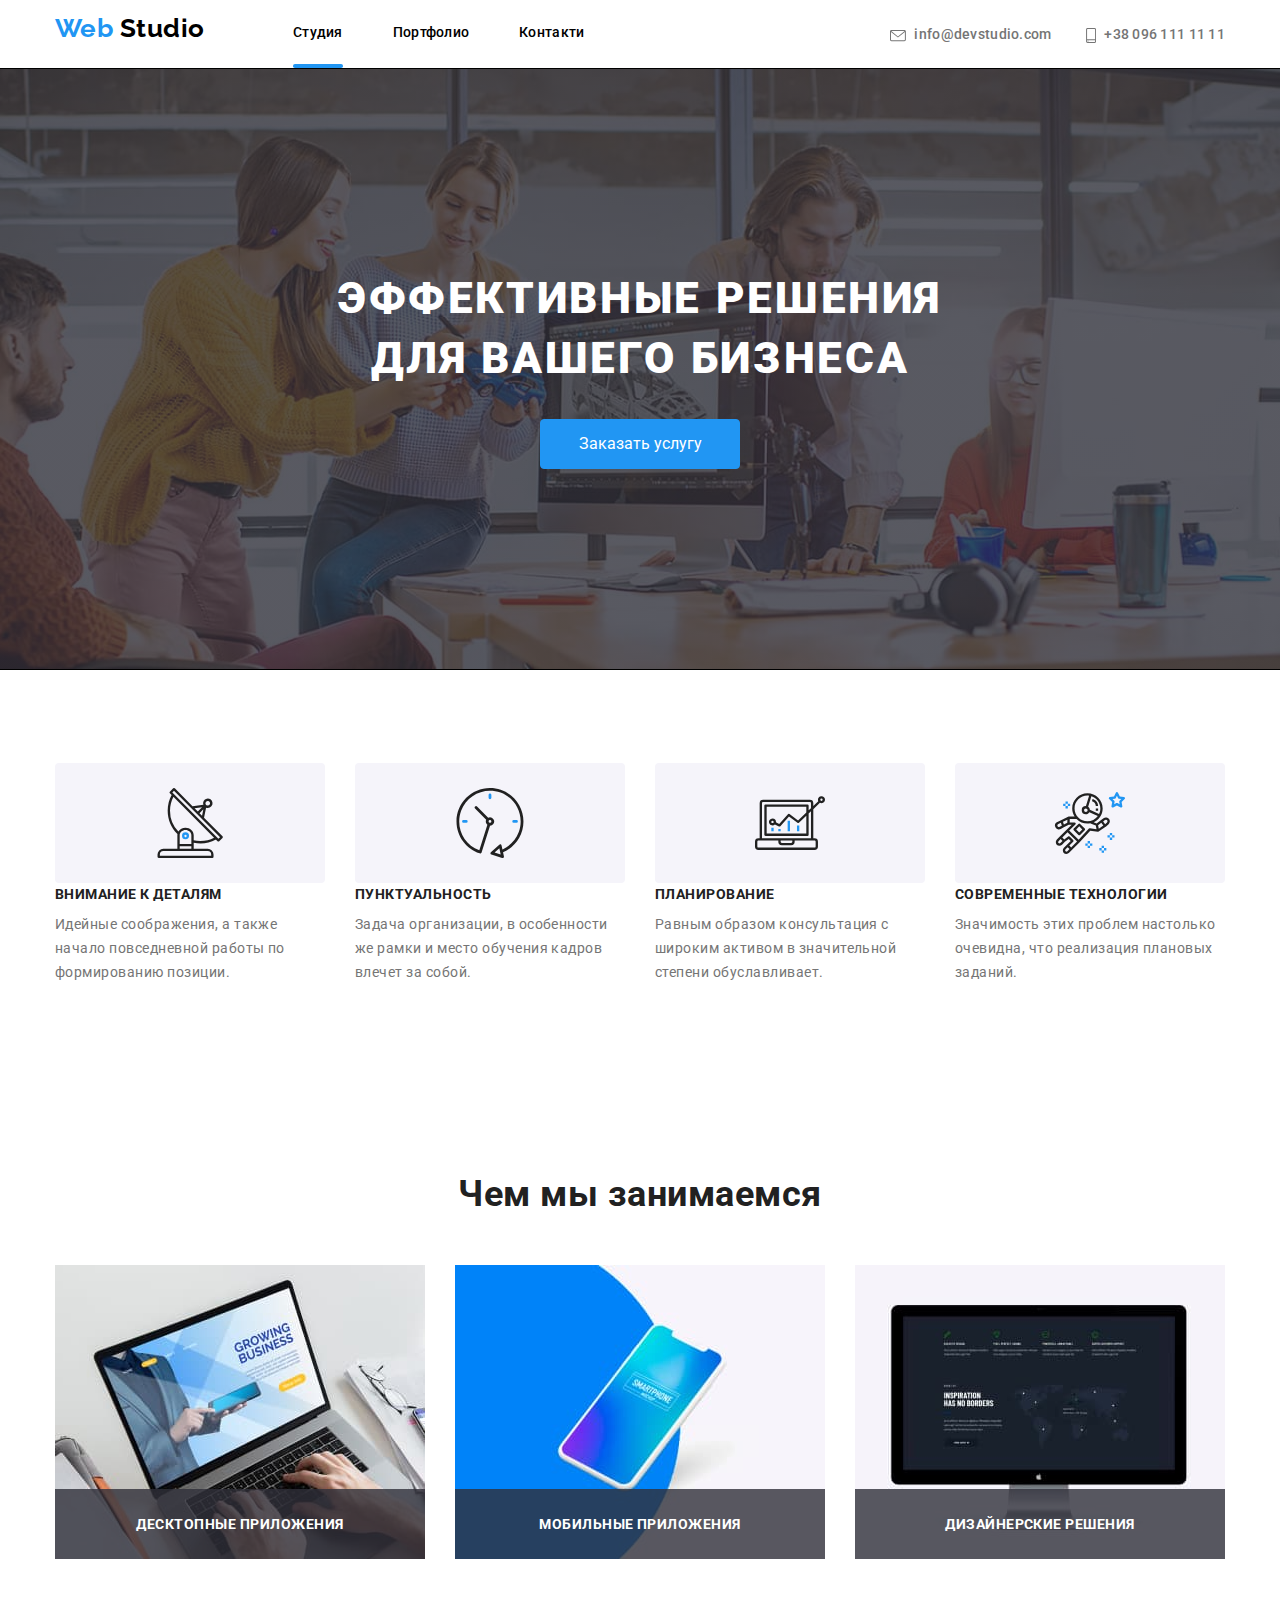
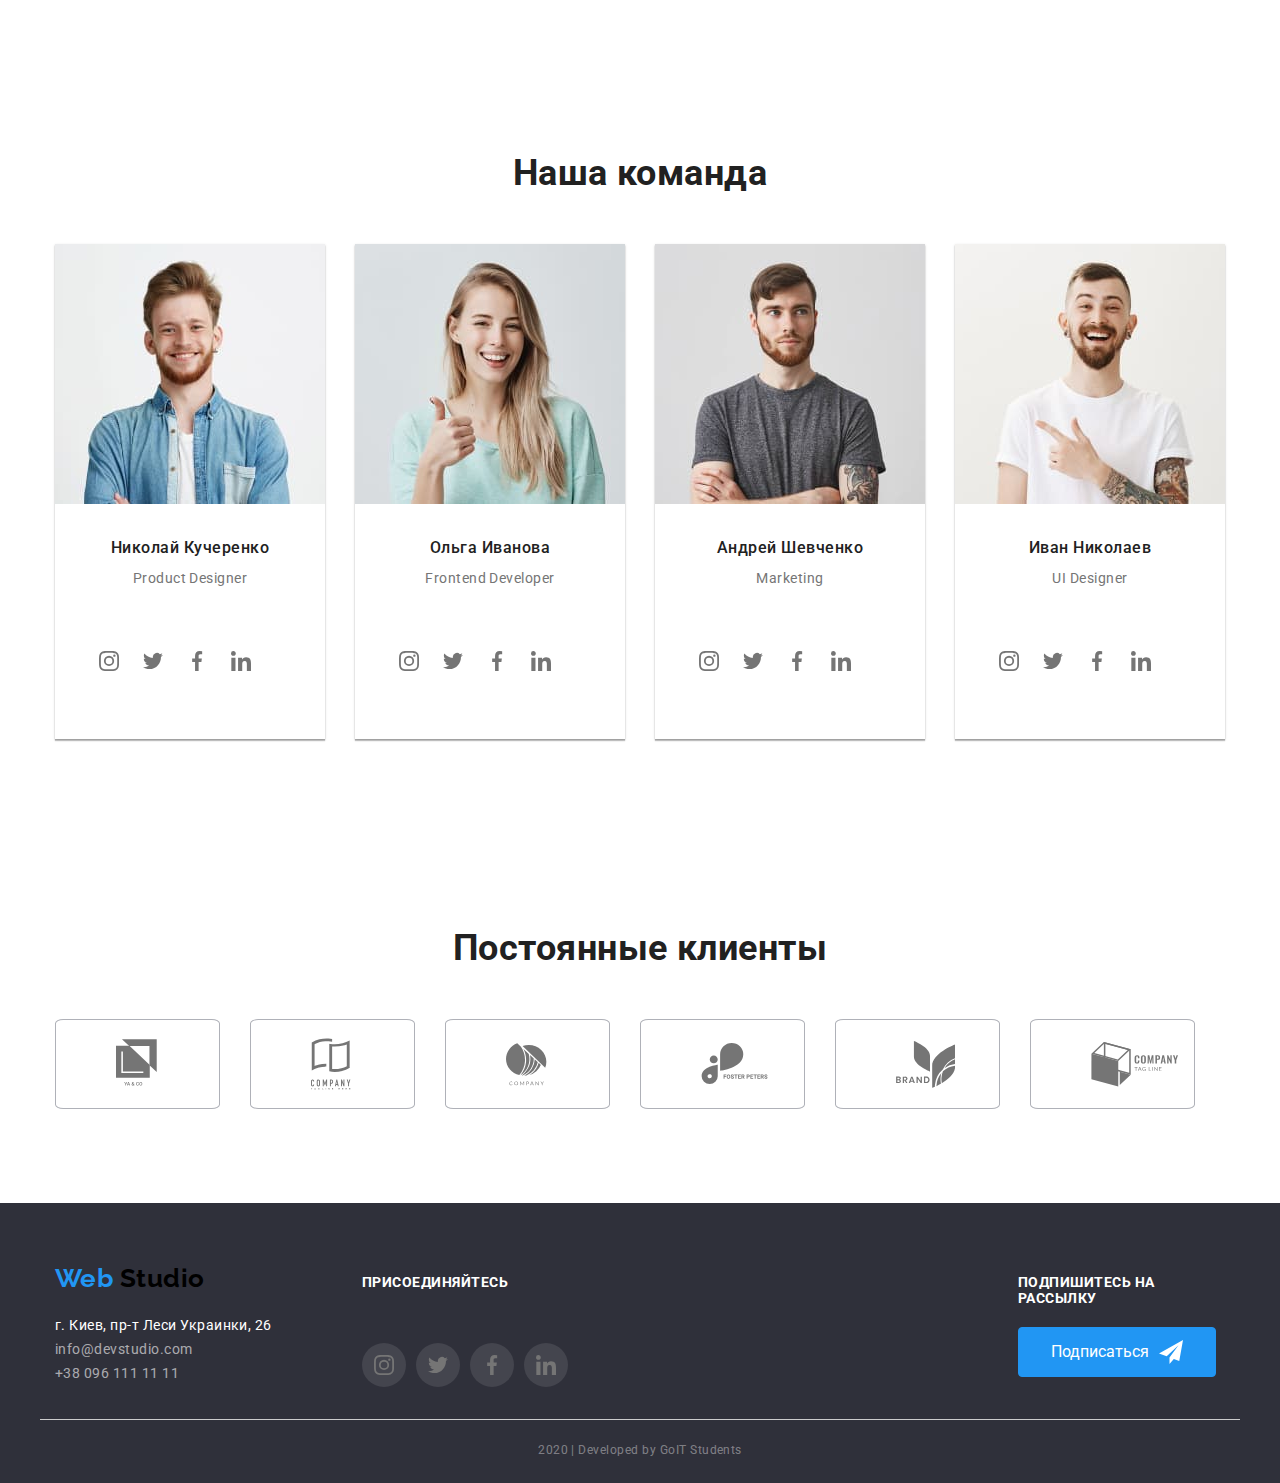
<file: index.html>
<!DOCTYPE html>
<html lang="en">
<head>
    <meta charset="UTF-8">
    <meta name="viewport" content="width=device-width, initial-scale=1.0">
    <title>Document</title>
    <link href="https://fonts.googleapis.com/css2?family=Raleway:wght@700&family=Roboto:wght@400;500;700;900&display=swap" rel="stylesheet">
    <link rel="stylesheet" href="https://cdnjs.cloudflare.com/ajax/libs/modern-normalize/0.6.0/modern-normalize.min.css">
    <link rel="stylesheet" href="./css/styles.css">
</head>
<body>
    <header class="container container-header">
        <nav class="container-nav">
            <a href="./index.html" class="logo">
                <span class="logo-blue">Web</span>
                <span class="logo-black">Studio</span>
            </a>
            <ul class="site-nav list">
                <li class="item"><a href="./index.html" class="link current link-current">Студия</a></li>
                <li class="item"><a href="./portfolio.html" class="link current">Портфолио</a></li>
                <li class="item"><a href="" class="link current">Контакти</a></li>
            </ul>
        </nav>
        <address class="contacts">
            <a href="mailto:info@devstudio.com" class="link contact">
                <svg class="icon-mail" width="16" height="12">
                    <use href="./images/sprite.svg#mail"></use>
                </svg>
                info@devstudio.com</a>
            <a href="tel:+38096111111" class="link contact">
                <svg class="icon-tel" width="10" height="15">
                    <use href="./images/sprite.svg#tel"></use>
                </svg>
                +38 096 111 11 11</a>
        </address>
    </header>
    <main>
        <section class="section-hero">
            <div class="container container-hero">
                <h1 class="hero-title">Эффективные решения для вашего бизнеса</h1>
                <button type="button" class="button">Заказать услугу</button>
            </div>
        </section>
        <section>
            <div class="container container-mesedg">
                <ul class="list">
                    <li class="list-item mesedg">
                        <svg class="icon-mesedg" width="70" height="70">
                            <use href="./images/sprite.svg#antena"></use>
                        </svg>
                        <h3 class="section-title">Внимание к деталям</h3>
                        <p class="section-text">Идейные соображения, а также начало повседневной работы по формированию позиции.</p>
                    </li>
                    <li class="list-item mesedg">
                        <svg class="icon-mesedg" width="70" height="70">
                            <use href="./images/sprite.svg#clock"></use>
                        </svg>
                        <h3 class="section-title">Пунктуальность</h3>
                        <p class="section-text">Задача организации, в особенности же рамки и место обучения кадров влечет за собой.</p>
                    </li>
                    <li class="list-item mesedg">
                        <svg class="icon-mesedg" width="70" height="70">
                            <use href="./images/sprite.svg#diagram"></use>
                        </svg>
                        <h3 class="section-title">Планирование</h3>
                        <p class="section-text">Равным образом консультация с широким активом в значительной степени обуславливает.</p>
                    </li>
                    <li class="list-item mesedg">
                        <svg class="icon-mesedg" width="70" height="70">
                            <use href="./images/sprite.svg#astronaut"></use>
                        </svg>
                        <h3 class="section-title">Современные технологии</h3>
                        <p class="section-text">Значимость этих проблем настолько очевидна, что реализация плановых заданий.</p>
                    </li>
                </ul>
            </div>
        </section>
        <section>
            <div class="container container-robota">
                <h2 class="section-titles robota">Чем мы занимаемся</h2>
                <ul class="list">
                    <li class="list-item program">
                        <img src="./images/box1.jpg" alt="" class="foto-program">
                        <div class="program-cod">
                            <h3><a href="" class="section-cod">Десктопные приложения</a></h3>
                        </div>
                    </li>
                    <li class="list-item program">
                        <img src="./images/box2.jpg" alt="" class="foto-program">
                        <div class="program-cod">
                            <h3><a href="" class="section-cod">Мобильные приложения</a></h3> 
                        </div>
                    </li>
                    <li class="list-item program">
                        <img src="./images/box3.jpg" alt="" class="foto-program">
                        <div class="program-cod">
                            <h3><a href="" class="section-cod">Дизайнерские решения</a></h3> 
                        </div>
                    </li>
                </ul>
            </div>
        </section>
        <section>
            <div class="container container-comanda">
                <h2 class="section-titles">Наша команда</h2>
                <ul class="site-nav list">
                    <li class="list-item fotos">
                        <img src="./images/comanda1.jpg" alt="" class="foto-name">
                        <h3 class="section-name">Николай Кучеренко</h3>
                        <p class="section-tex">Product Designer</p>
                        <ul class="list list-name">
                            <li>
                                <a href="" class="link social-link">
                                    <svg class="icon" width="20" height="20">
                                        <use href="./images/sprite.svg#instagram"></use>
                                    </svg>
                                </a>
                            </li>
                            <li>
                                <a href="" class="link social-link">
                                    <svg class="icon" width="20" height="20">
                                        <use href="./images/sprite.svg#twitter"></use>
                                    </svg>
                                 </a>
                            </li>
                            <li>
                                <a href="" class="link social-link">
                                    <svg class="icon" width="20" height="20">
                                        <use href="./images/sprite.svg#facebook"></use>
                                    </svg>
                                 </a>
                            </li>
                            <li>
                                <a href="" class="link social-link">
                                    <svg class="icon" width="20" height="20">
                                        <use href="./images/sprite.svg#linkedin"></use>
                                    </svg>
                                 </a>
                            </li> 
                        </ul>
                    </li>
                    <li class="list-item fotos">
                        <img src="./images/comanda2.jpg" alt="" class="foto-name">
                        <h3 class="section-name">Ольга Иванова</h3>
                        <p class="section-tex">Frontend Developer</p>
                        <ul class="list list-name">
                            <li>
                                <a href="" class="link social-link">
                                    <svg class="icon" width="20" height="20">
                                        <use href="./images/sprite.svg#instagram"></use>
                                    </svg>
                                </a>
                            </li>
                            <li>
                                <a href="" class="link social-link">
                                    <svg class="icon" width="20" height="20">
                                        <use href="./images/sprite.svg#twitter"></use>
                                    </svg>
                                 </a>
                            </li>
                            <li>
                                <a href="" class="link social-link">
                                    <svg class="icon" width="20" height="20">
                                        <use href="./images/sprite.svg#facebook"></use>
                                    </svg>
                                 </a>
                            </li>
                            <li>
                                <a href="" class="link social-link">
                                    <svg class="icon" width="20" height="20">
                                        <use href="./images/sprite.svg#linkedin"></use>
                                    </svg>
                                 </a>
                            </li>  
                        </ul>
                    </li>
                    <li class="list-item fotos">
                        <img src="./images/comanda3.jpg" alt="" class="foto-name">
                        <h3 class="section-name">Андрей Шевченко</h3>
                        <p class="section-tex">Marketing</p>
                        <ul class="list list-name">
                            <li>
                                <a href="" class="link social-link">
                                    <svg class="icon" width="20" height="20">
                                        <use href="./images/sprite.svg#instagram"></use>
                                    </svg>
                                </a>
                            </li>
                            <li>
                                <a href="" class="link social-link">
                                    <svg class="icon" width="20" height="20">
                                        <use href="./images/sprite.svg#twitter"></use>
                                    </svg>
                                 </a>
                            </li>
                            <li>
                                <a href="" class="link social-link">
                                    <svg class="icon" width="20" height="20">
                                        <use href="./images/sprite.svg#facebook"></use>
                                    </svg>
                                 </a>
                            </li>
                            <li>
                                <a href="" class="link social-link">
                                    <svg class="icon" width="20" height="20">
                                        <use href="./images/sprite.svg#linkedin"></use>
                                    </svg>
                                 </a>
                            </li> 
                        </ul>
                    </li>
                    <li class="list-item fotos">
                        <img src="./images/comanda4.jpg" alt="" class="foto-name">
                        <h3 class="section-name">Иван Николаев</h3>
                        <p class="section-tex">UI Designer</p>
                        <ul class="list list-name">
                            <li>
                                <a href="" class="link social-link">
                                    <svg class="icon" width="20" height="20">
                                        <use href="./images/sprite.svg#instagram"></use>
                                    </svg>
                                </a>
                            </li>
                            <li>
                                <a href="" class="link social-link">
                                    <svg class="icon" width="20" height="20">
                                        <use href="./images/sprite.svg#twitter"></use>
                                    </svg>
                                 </a>
                            </li>
                            <li>
                                <a href="" class="link social-link">
                                    <svg class="icon" width="20" height="20">
                                        <use href="./images/sprite.svg#facebook"></use>
                                    </svg>
                                 </a>
                            </li>
                            <li>
                                <a href="" class="link social-link">
                                    <svg class="icon" width="20" height="20">
                                        <use href="./images/sprite.svg#linkedin"></use>
                                    </svg>
                                 </a>
                            </li> 
                        </ul>
                    </li>
                </ul>
            </div>
        </section>
        <section>
            <div class="container container-client">
                <h2 class="section-titles clienty">Постоянные клиенты</h2>
                    <ul class="site-nav list clients">
                        <li class="list-item client">
                            <a href="aaa" class="box-icon">
                                <svg class="icon-logo" width="45" height="50">
                                    <use href="./images/sprite.svg#logo1"></use>
                                </svg>
                            </a>
                        </li>
                        <li class="list-item client">
                            <a href="aaa" class="box-icon">
                                <svg class="icon-logo" width="40" height="52">
                                    <use href="./images/sprite.svg#logo2"></use>
                                </svg>
                            </a>
                        </li>
                        <li class="list-item client">
                            <a href="aaa" class="box-icon">
                                <svg class="icon-logo" width="41" height="43">
                                    <use href="./images/sprite.svg#logo3"></use>
                                </svg>
                            </a>
                        </li>
                        <li class="list-item client">
                            <a href="aaa" class="box-icon">
                                <svg class="icon-logo" width="80" height="42">
                                    <use href="./images/sprite.svg#logo4"></use>
                                </svg>
                            </a>
                        </li>
                        <li class="list-item client">
                            <a href="aaa" class="box-icon">
                                <svg class="icon-logo" width="59" height="47">
                                    <use href="./images/sprite.svg#logo5"></use>
                                </svg>
                            </a>
                        </li>
                        <li class="list-item client">
                            <a href="aaa" class="box-icon">
                                <svg class="icon-logo" width="88" height="45">
                                    <use href="./images/sprite.svg#logo6"></use>
                                </svg>
                            </a>
                        </li>
                    </ul>
            </div>
        </section>
    </main>
    <footer class="footer">
        <div class="container page-footer">
            <div class="container-address">
                <a href="./index.html" class="logo logo-footer">
                    <span class="logo-blue">Web</span>
                    <span class="logo-black">Studio</span>
                </a>
                <address>
                    <ul>
                        <li class="lis"><p class="footer-address">г. Киев, пр-т Леси Украинки, 26</p></li>
                        <li class="lis"><a href="mailto:info@devstudio.com" class="footer-contact">info@devstudio.com</a></li>
                        <li class="lis"><a href="tel:+38096111111" class="footer-contact">+38 096 111 11 11</a></li>
                    </ul>
                </address>
            </div>
            <div class="inst">
                <h3 class="footer-title insts">Присоединяйтесь</h3>
                <ul class="site-nav list">
                    <li class="list-icons">
                        <a href="" class="link social-link icons">
                            <svg class="icon" width="20" height="20">
                                <use href="./images/sprite.svg#instagram"></use>
                            </svg>
                        </a>
                    </li>
                    <li class="list-icons">
                        <a href="" class="link social-link icons">
                            <svg class="icon" width="20" height="20">
                                <use href="./images/sprite.svg#twitter"></use>
                            </svg>
                         </a>
                    </li>
                    <li class="list-icons">
                        <a href="" class="link social-link icons">
                            <svg class="icon" width="20" height="20">
                                <use href="./images/sprite.svg#facebook"></use>
                            </svg>
                         </a>
                    </li>
                    <li class="list-icons">
                        <a href="" class="link social-link icons">
                            <svg class="icon" width="20" height="20">
                                <use href="./images/sprite.svg#linkedin"></use>
                            </svg>
                         </a>
                    </li> 
                </ul>   
            </div>
            <div class="mail">
                <h3 class="footer-title mails">Подпишитесь на рассылку</h3>
                <button type="button" class="buttons">Подписаться
                    <svg class="icon-send" width="24" height="24">
                        <use href="./images/sprite.svg#send"></use>
                    </svg> 
                </button>
            </div>
        </div>
        <p class="avtor">2020 | Developed by GoIT Students</p>
    </footer>
</body>
</html>
</file>
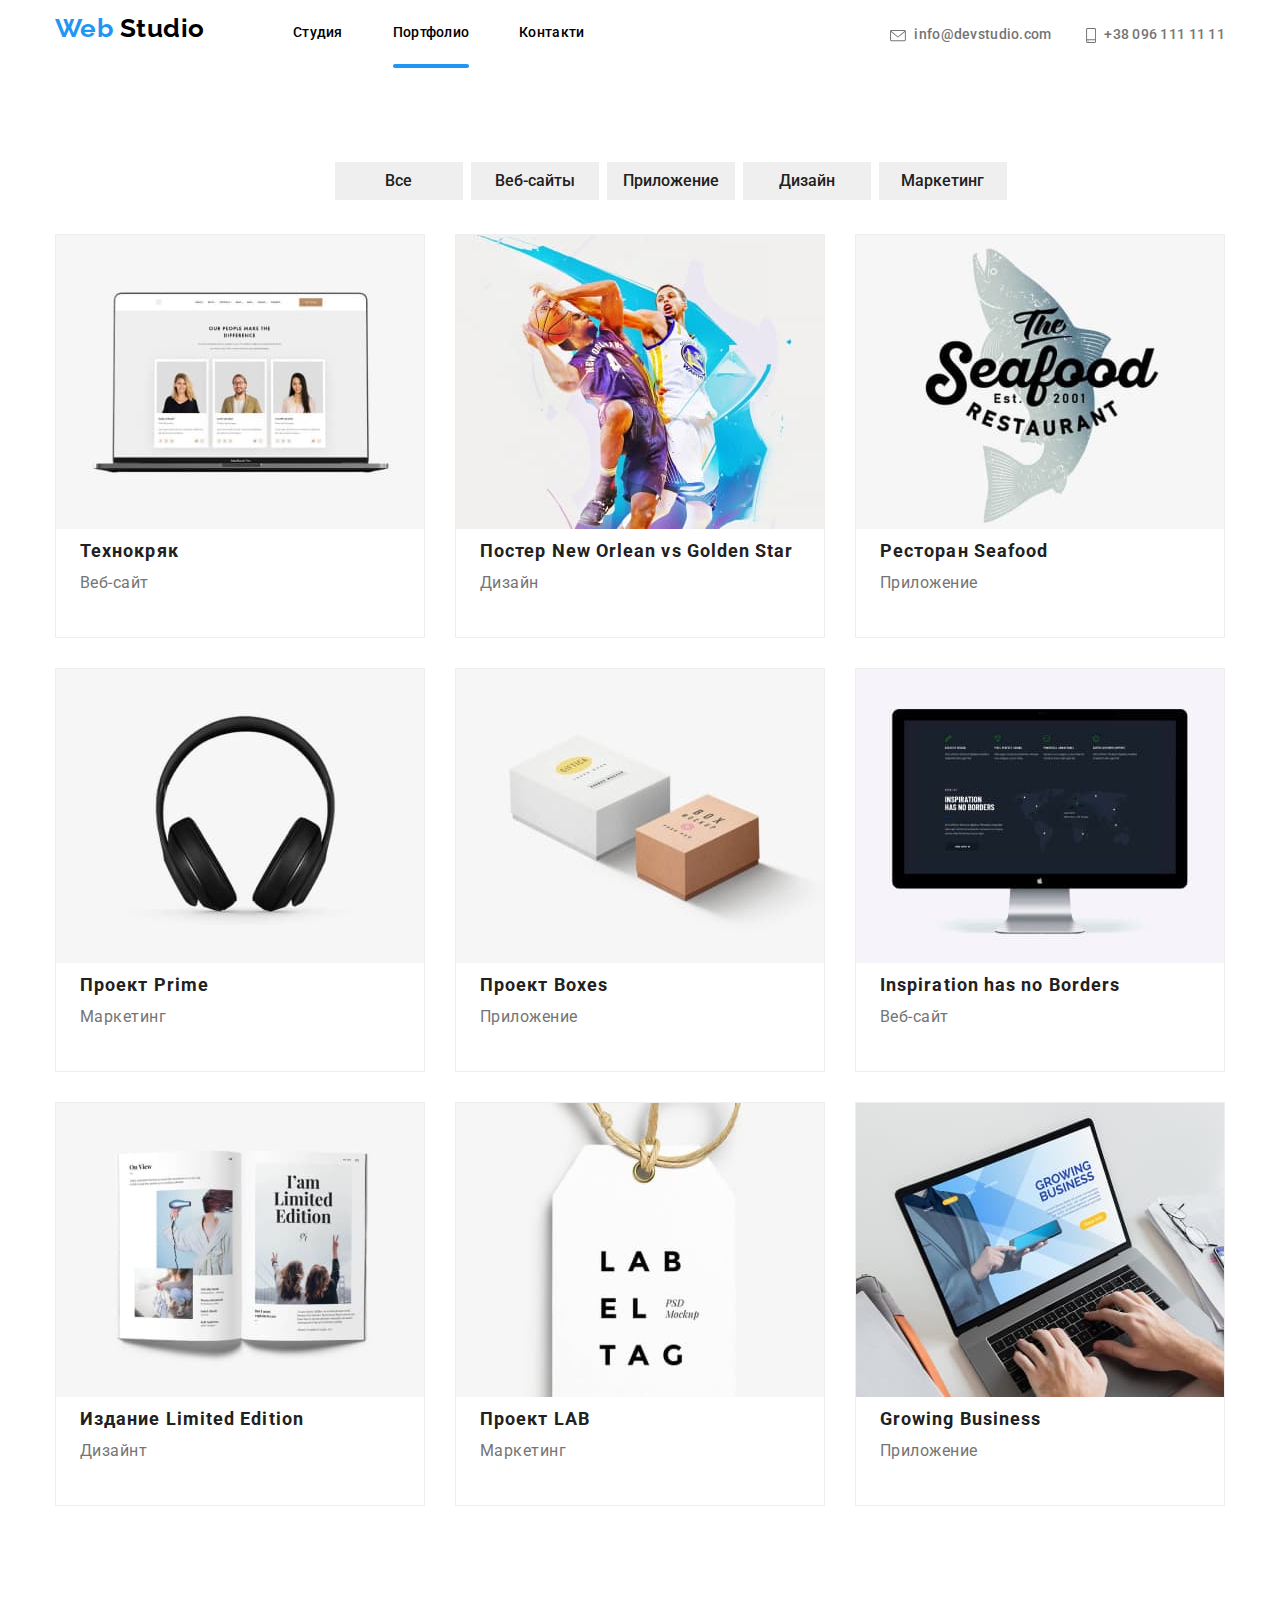
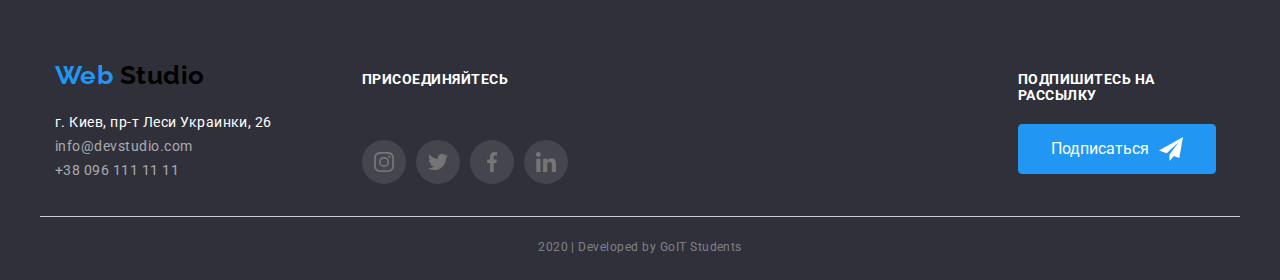
<file: portfolio.html>
<!DOCTYPE html>
<html lang="en">
<head>
    <meta charset="UTF-8">
    <meta name="viewport" content="width=device-width, initial-scale=1.0">
    <title>Document</title>
    <link href="https://fonts.googleapis.com/css2?family=Raleway:wght@700&family=Roboto:wght@400;500;700;900&display=swap" rel="stylesheet">
    <link rel="stylesheet" href="https://cdnjs.cloudflare.com/ajax/libs/modern-normalize/0.6.0/modern-normalize.min.css">
    <link rel="stylesheet" href="./css/styles.css">
</head>
<body>
    <header class="container container-header">
        <nav class="container-nav">
            <a href="./index.html" class="logo">
                <span class="logo-blue">Web</span>
                <span class="logo-black">Studio</span>
            </a>
            <ul class="site-nav list">
                <li class="item"><a href="./index.html" class="link current">Студия</a></li>
                <li class="item"><a href="./portfolio.html" class="link current link-current">Портфолио</a></li>
                <li class="item"><a href="" class="link current">Контакти</a></li>
            </ul>
        </nav>
        <address class="contacts">
            <a href="mailto:info@devstudio.com" class="link contact">
                <svg class="icon-mail" width="16" height="12">
                    <use href="./images/sprite.svg#mail"></use>
                </svg>
                info@devstudio.com</a>
            <a href="tel:+38096111111" class="link contact">
                <svg class="icon-tel" width="10" height="15">
                    <use href="./images/sprite.svg#tel"></use>
                </svg>
                +38 096 111 11 11</a>
        </address>
    </header>
    <main>
        <section>
            <div class="container container-work">
                <h1 class="wors">Наши работы</h1>
                <nav class="work-buttons">
                    <ul class="list">
                        <li class="list-item list-button"><button type="button" class="work-button">Все</button></li>
                        <li class="list-item list-button"><button type="button" class="work-button">Веб-сайты</button></li>
                        <li class="list-item list-button"><button type="button" class="work-button">Приложение</button></li>
                        <li class="list-item list-button"><button type="button" class="work-button">Дизайн</button></li>
                        <li class="list-item list-button"><button type="button" class="work-button">Маркетинг</button></li>
                    </ul>
                </nav>
                <ul class="list flex-container">
                    <li class="list-item flex-element">
                        <a href="">
                        <div class="product-foto">
                            <img src="./images/portfolio1.jpg" alt="">
                        </div>
                        <h2 class="work-title">Технокряк</h2>
                        <p class="work-name">Веб-сайт</p>
                        <div class="product-overlay">
                            <p class="text">Технокряк это современная площадка распространения коронавируса. Компании используют эту платформу для цифрового шпионажа и атак на защищённые сервера конкурентов.</p>
                        </div>
                        </a>
                    </li>
                    <li class="list-item flex-element">
                        <a href="">
                            <div class="product-foto">
                                <img src="./images/portfolio2.jpg" alt="">
                            </div>
                        <h2 class="work-title">Постер New Orlean vs Golden Star</h2>
                        <p class="work-name">Дизайн</p>
                        <div class="product-overlay">
                            <p class="text">Технокряк это современная площадка распространения коронавируса. Компании используют эту платформу для цифрового шпионажа и атак на защищённые сервера конкурентов.</p>
                        </div>          
                        </a>
                    </li>
                    <li class="list-item flex-element">
                        <a href="">
                            <div class="product-foto">
                                <img src="./images/portfolio3.jpg" alt="">
                            </div>
                        <h2 class="work-title">Ресторан Seafood</h2>
                        <p class="work-name">Приложение</p>
                        <div class="product-overlay">
                            <p class="text">Технокряк это современная площадка распространения коронавируса. Компании используют эту платформу для цифрового шпионажа и атак на защищённые сервера конкурентов.</p>
                        </div>            
                        </a>
                    </li>
                    <li class="list-item flex-element">
                        <a href="">
                            <div class="product-foto">
                                <img src="./images/portfolio4.jpg" alt="">
                            </div>
                        <h2 class="work-title">Проект Prime</h2>
                        <p class="work-name">Маркетинг</p>
                        <div class="product-overlay">
                            <p class="text">Технокряк это современная площадка распространения коронавируса. Компании используют эту платформу для цифрового шпионажа и атак на защищённые сервера конкурентов.</p>
                        </div>           
                        </a>
                    </li>
                    <li class="list-item flex-element">
                        <a href="">
                            <div class="product-foto">
                                <img src="./images/portfolio5.jpg" alt="">
                            </div>
                        <h2 class="work-title">Проект Boxes</h2>
                        <p class="work-name">Приложение</p>
                        <div class="product-overlay">
                            <p class="text">Технокряк это современная площадка распространения коронавируса. Компании используют эту платформу для цифрового шпионажа и атак на защищённые сервера конкурентов.</p>
                        </div>            
                        </a>
                    </li>
                    <li class="list-item flex-element">
                        <a href="">
                            <div class="product-foto">
                                <img src="./images/portfolio6.jpg" alt="">
                            </div>
                        <h2 class="work-title">Inspiration has no Borders</h2>
                        <p class="work-name">Веб-сайт</p>
                        <div class="product-overlay">
                            <p class="text">Технокряк это современная площадка распространения коронавируса. Компании используют эту платформу для цифрового шпионажа и атак на защищённые сервера конкурентов.</p>
                        </div>              
                        </a>
                    </li>
                    <li class="list-item flex-element">
                        <a href="">
                            <div class="product-foto">
                                <img src="./images/portfolio7.jpg" alt="">
                            </div>
                        <h2 class="work-title">Издание Limited Edition</h2>
                        <p class="work-name">Дизайнт</p>
                        <div class="product-overlay">
                            <p class="text">Технокряк это современная площадка распространения коронавируса. Компании используют эту платформу для цифрового шпионажа и атак на защищённые сервера конкурентов.</p>
                        </div>            
                        </a>
                    </li>
                    <li class="list-item flex-element">
                        <a href="">
                            <div class="product-foto">
                                <img src="./images/portfolio8.jpg" alt="">
                            </div>
                        <h2 class="work-title">Проект LAB</h2>
                        <p class="work-name">Маркетинг</p>
                        <div class="product-overlay">
                            <p class="text">Технокряк это современная площадка распространения коронавируса. Компании используют эту платформу для цифрового шпионажа и атак на защищённые сервера конкурентов.</p>
                        </div>           
                        </a>
                    </li>
                    <li class="list-item flex-element">
                        <a href="">
                            <div class="product-foto">
                                <img src="./images/portfolio9.jpg" alt="">
                            </div>
                        <h2 class="work-title">Growing Business</h2>
                        <p class="work-name">Приложение</p>
                        <div class="product-overlay">
                            <p class="text">Технокряк это современная площадка распространения коронавируса. Компании используют эту платформу для цифрового шпионажа и атак на защищённые сервера конкурентов.</p>
                        </div> 
                        </a>
                    </li>
                </ul>
            </div>
        </section>
    </main>
    <footer class="footer">
        <div class="container page-footer">
            <div class="container-address">
                <a href="./index.html" class="logo logo-footer">
                    <span class="logo-blue">Web</span>
                    <span class="logo-black">Studio</span>
                </a>
                <address>
                    <ul>
                        <li class="lis"><p class="footer-address">г. Киев, пр-т Леси Украинки, 26</p></li>
                        <li class="lis"><a href="mailto:info@devstudio.com" class="footer-contact">info@devstudio.com</a></li>
                        <li class="lis"><a href="tel:+38096111111" class="footer-contact">+38 096 111 11 11</a></li>
                    </ul>
                </address>
            </div>
            <div class="inst">
                <h3 class="footer-title insts">Присоединяйтесь</h3>
                <ul class="site-nav list">
                    <li class="list-icons">
                        <a href="" class="link social-link icons">
                            <svg class="icon" width="20" height="20">
                                <use href="./images/sprite.svg#instagram"></use>
                            </svg>
                        </a>
                    </li>
                    <li class="list-icons">
                        <a href="" class="link social-link icons">
                            <svg class="icon" width="20" height="20">
                                <use href="./images/sprite.svg#twitter"></use>
                            </svg>
                         </a>
                    </li>
                    <li class="list-icons">
                        <a href="" class="link social-link icons">
                            <svg class="icon" width="20" height="20">
                                <use href="./images/sprite.svg#facebook"></use>
                            </svg>
                         </a>
                    </li>
                    <li class="list-icons">
                        <a href="" class="link social-link icons">
                            <svg class="icon" width="20" height="20">
                                <use href="./images/sprite.svg#linkedin"></use>
                            </svg>
                         </a>
                    </li> 
                </ul>   
            </div>
            <div class="mail">
                <h3 class="footer-title mails">Подпишитесь на рассылку</h3>
                <button type="button" class="buttons">Подписаться
                    <svg class="icon-send" width="24" height="24">
                        <use href="./images/sprite.svg#send"></use>
                    </svg> 
                </button>
            </div>
        </div>
        <p class="avtor">2020 | Developed by GoIT Students</p>
    </footer>
</body>
</html>
</file>
<file: css/styles.css>
:root {
    --primary-text-color: #757575;
    --title-text-color: #212121;
    --accent-color: #2196F3;
    --primary-white-color: #ffffff;
    --link-color: #000000;
    --timing-function: cubic-bezier(0.4, 0, 0.2, 1);
    --timing: 250ms;
}

/*Стили для index.html*/
* {
    margin: 0;
    padding: 0;
    box-sizing: border-box;
}

body {
    background-color: var(--primary-white-color);
    color: var(--primary-text-color);
    font-family: Roboto;
    letter-spacing: 0.03em;
}

.list {
    display: flex;
    padding-top: 0;
    padding-bottom: 0;
    padding-left: 0;
    padding-right: 0;
    list-style: none;
}

.list-item {
    box-sizing: border-box;
    margin-left: 30px;
}

.container {
    width: 1200px;
    padding-left: 15px;
    padding-right: 15px;
}

.container-header {
    display: flex;
    align-items: center;
    margin-left: auto;
    margin-right: auto;
}

.container-nav {
    display: flex;
    align-items: baseline;
}

a {
    text-decoration: none;
    transition: color var(--timing), var(--timing-function), fill var(--timing), var(--timing-function);
}

a:hover {
    color: var(--accent-color);
}

a:hover svg {
    fill: var(--accent-color);
}

a:hover .icon {
    fill: var(--primary-white-color);
}

.logo {
    width: 153px;
    margin-right: 85px;
    margin-bottom: 25px;

    color: var(--link-color);
    font-family: Raleway;
    font-weight: bold;
    font-size: 26px;
    line-height: 1.19;
}

.logo-blue {
    color: var(--accent-color);
}

.logo-black {
    color: var(--link-color);
}

.site-nav .item {
    margin-right: 50px;
}

.site-nav .item:last-child {
    margin-right: 0;
}

.site-nav .link {
    display: block;
    margin-top: 32px;
    margin-bottom: 32px;

    color: var(--link-color);
    font-weight: 500;
    font-size: 14px;
    line-height: 1.14px;
    letter-spacing: 0.02em;
    transition: color var(--timing), var(--timing-function);
}

.site-nav .link:hover,
.site-nav .link:focus {
    color: var(--accent-color);
}

.site-nav .link .current {
    color: var(--accent-color);
}

.current {
    position: relative;
}

.current::after {
    content: "";
    position: absolute;
    display: block;
    width: 100%;
    height: 4px;
    left: 0;
    top: 32px;
    border-radius: 2px;
    background-color: var(--accent-color);
    transition: opacity 250ms var(--timing-function);
    opacity: 0;
}

.current:hover::after,
.current:focus::after {
    opacity: 1;
}

.link-current:after  {
    content: "";
    position: absolute;
    display: block;
    height: 4px;
    left: 0;
    top: 32px;
    border-bottom: 2px solid var(--accent-color);
    opacity: 1;
}

.contacts {
    margin-left: auto;
}

.contact {
    margin-right: 30px;
    margin-top: 32px;
    margin-bottom: 32px;

    color: var(--primary-text-color);
    font-family: Roboto;
    font-weight: 500;
    font-size: 14px;
    line-height: 1.14;
    letter-spacing: 0.02em;
    font-style: normal;
    transition: color var(--timing), var(--timing-function);
}

.contact:last-child {
    margin-right: 0;
}

.contact:hover,
.contact:focus {
    color: var(--accent-color);
}

.icon-mail,
.icon-tel {
    fill: var(--primary-text-color);
    margin-right: 5px;
    vertical-align: middle;
}

/*Контейнери*/

.section-hero {
    max-width: 1600px;
    height: 600px;
    display: flex;
    margin-left: auto;
    margin-right: auto;
    outline: 1px solid black;
    background-color: #000000;
    background-image: linear-gradient(
        to right,
        rgba(47, 48, 58, 0.8),
        rgba(47, 48, 58, 0.8)
        ),
        url("../images/Header.jpg");
    background-repeat: no-repeat;
    background-position: center;
    background-size: cover;   
}

.container-hero {
    margin: auto;
    max-width: 696px;
    text-align: center;
}

.hero-title {
    margin-bottom: 30px;
    color: var(--primary-white-color);
    font-weight: 900;
    font-size: 44px;
    line-height: 1.36;
    text-align: center;
    letter-spacing: 0.06em;
    text-transform: uppercase;   
}

.button {
    display: inline-block;
    min-width: 200px;
    height: 50px;

    color: var(--primary-white-color);
    border: 1px solid var(--accent-color);
    border-radius: 4px;
    background-color: var(--accent-color);
    text-align: center;
}

.button.primary {
    color: var(--primary-white-color);
    background: var(--accent-color);
}

.button.secondary {
    color: var(--accent-color);
    background-color: var(--primary-white-color);
}

.container-mesedg {
    display: flex;
    margin-left: auto;
    margin-right: auto;
    text-align: center;
    justify-content: space-between;
    padding-top: 94px;
    padding-bottom: 94px;
}

.mesedg {
    width: calc((100% - 30px * 3) / 4);
    margin-right: 30px;
    margin-left: 0;
    justify-content: center;
    align-items: center;
}

.mesedg:last-child {
    margin-right: 0;
}

.icon-mesedg {
    width: 270px;
    height: 120px;
    background: #F5F4FA;
    border-radius: 4px;
    padding-top: 25px;
    padding-bottom: 25px;
}

.section-title {
    width: 270px;
    text-align: left;
    margin-bottom: 10px;
    
    color: var(--title-text-color);
    font-weight: 700;
    font-size: 14px;
    line-height: 1.14;
    text-transform: uppercase;
}

.section-text {
    width: 270px;
    text-align: left;

    color: var(--primary-text-color);
    font-weight: 400;
    font-size: 14px;
    line-height: 1.71;
}

.container-robota {
    margin-left: auto;
    margin-right: auto;
    text-align: center;
    padding-top: 94px;
    padding-bottom: 94px;
}

.section-titles {
    margin-bottom: 50px;

    color: var(--title-text-color);
    font-weight: 700;
    font-size: 36px;
    line-height: 1.17;
    text-align: center;
}

.program {
    width: calc((100% - 30px * 2) / 3);
    margin-right: 30px;
    margin-left: 0;
    position: relative;
}  

.foto-program {
    width: 370px;
    height: 294px;
}

.program-cod {
    position: absolute;
    top: 294px;
    left: 0;
    width: 370px;
    height: 70px;
    background-color: rgba(47, 48, 58, 0.8);
    transform: translateY(-100%);
}

.section-cod {
    display: flex;
    margin-top: 27px;
    margin-bottom: 27px;

    color: var(--primary-white-color);
    font-weight: 700;
    font-size: 14px;
    line-height: 16px;
    text-align: center;
    text-transform: uppercase;
    justify-content: center;
    align-items: center;
}

.container-comanda {
    margin-left: auto;
    margin-right: auto;
    text-align: center;
    padding-top: 94px;
    padding-bottom: 94px;
}

.comanda {
    width: 264px;
}

.fotos {
    width: calc((100% - 30px * 3) / 4);
    margin-right: 30px;
    margin-left: 0;
    box-shadow: 0px 2px 1px rgba(0, 0, 0, 0.2), 0px 1px 1px rgba(0, 0, 0, 0.14), 0px 1px 3px rgba(0, 0, 0, 0.12);
}

.fotos:last-child {
    margin-right: 0;
}

.foto-name {
    width: 270px;
    height: 260px;
    margin-bottom: 30px;
}

.section-name {
    margin-bottom: 10px;
    margin-right: auto;
    margin-left: auto;


    color: var(--title-text-color);
    font-weight: 500;
    font-size: 16px;
    line-height: 1.19;
    text-align: center;
}

.section-tex {
    margin-bottom: 16px;
    margin-left: auto;
    margin-right: auto;

    color: var(--primary-text-color);
    font-weight: 400;
    font-size: 14px;
    line-height: 1.71;
    text-align: center;
}

.list-name {
    width: 206px;
    margin-bottom: 24px;
    margin-left: 32px;
}

.social-link {
    display: inline-flex;
    width: 44px;
    height: 44px;
    border-radius: 50%;
    background-color: var(--primary-white-color);
    align-items: center;
    padding-top: 12px;
    transition: background-color var(--timing), var(--timing-function);
}

.social-link:hover {
    background-color: var(--accent-color);
}

.icon {
    fill: var(--primary-text-color);
}

.container-client {
    margin-left: auto;
    margin-right: auto;
    text-align: center;
    padding-top: 94px;
    padding-bottom: 94px;
}

.clients {
    display: flex;
    margin-left: auto;
    margin-right: auto;
}

.client {
    width: 170px;
    margin-right: 30px;
    margin-left: 0;
}

.box-icon {
    display: flex;
    height: 90px;
    border: 0.1px solid #AFB1B8;
    border-radius: 5%;
    align-items: center;
    padding-left: 60px;
    transition: border var(--timing), var(--timing-function);
}

.box-icon:hover {
    border: 0.1px solid var(--accent-color);
    border-radius: 5%;
}

.icon-logo {
    fill: var(--primary-text-color);
}


/*Футер*/

.footer {
    color: var(--primary-white-color);
    background-color:  #2F303A;
}

.page-footer {
    display: flex;
    justify-content: space-between;
    align-items: baseline;
    border-bottom: 1px solid #ccc;
    margin-left: auto;
    margin-right: auto;
}

.logo-footer {
    display: block;
    width: 153px;
    margin-bottom: 20px;
}

.lis {
    list-style: none;
}

.footer-address {
    width: 231px;

    color: var(--primary-white-color);
    font-weight: 400;
    font-size: 14px;
    line-height: 1.71;
    font-style: normal;
}

.footer-contact {
    width: 231px;

    color: rgba(255, 255, 255, 0.6);
    font-weight: 400;
    font-size: 14px;
    line-height: 1.71;
    font-style: normal;
}

.inst {
    display: block;
    width: 206px;
    margin-left: 69px;
    margin-top: 72px;
}

.footer-title {
    color: var(--primary-white-color);
    font-weight: 700;
    font-size: 14px;
    line-height: 1.14;
    text-transform: uppercase;
}

.insts {
    width: 145px;
    margin-bottom: 20px;
}

.list-icons {
    margin-right: 10px;
}

.icons {
    background: rgba(255, 255, 255, 0.1);
    padding-left: 12px;
}

 .mail {
    display: block;
    width: 570px;
    margin-left: 450px;
 }

 .mails {
    width: 219px;
    margin-bottom: 20px;
    padding-left: 0;
 }

 .buttons {
    display: inline-flex;
    border-radius: 4px;
    padding: 10px 32px;
    max-width: 200px;
    height: 50px;

    color: var(--primary-white-color);
    border: 1px solid var(--accent-color);
    background-color: var(--accent-color);
    text-align: center;
    align-items: center;
    cursor: pointer;
}

.icon-send {
    fill: var(--primary-white-color);
    margin-left: 10px;
}

.avtor {
    display: block;
    width: 310px;
    padding-top: 18px;
    padding-bottom: 21px;
    margin: auto;
    
    
    color: rgba(255, 255, 255, 0.4);
    font-size: 12px;
    line-height: 2;
    text-align: center;
}


/*Стили для portfolio
.html*/

.container-work {
    margin-left: auto;
    margin-right: auto;
    text-align: center;
    padding-top: 93px;
    padding-bottom: 94px;
}

.wors {
    display: none;
}

.work-buttons {
    width: 611px;
    margin-bottom: 34px;
    margin-left: auto;
    margin-right: auto;
}

.list-button {
    margin-right: 8px;
    margin-left: 0;
}

.work-button {
    min-width: 128px;
    height: 38px;

    color: var(--title-text-color);
    font-weight: 500;
    font-size: 16px;
    line-height: 1.62;
    text-align: center;
    border: none;
    cursor: pointer;
    transition: background-color var(--timing), var(--timing-function), color var(--timing), var(--timing-function);
}

.work-button:hover,
.work-button:focus {
    color: var(--primary-white-color);
    background-color: var(--accent-color);
}
.flex-container {
    display: flex;
    flex-wrap: wrap;
    margin: -15px;
}

.flex-element {
    width: 370px;
    height: 404px;
    margin: 15px;
    border: 1px solid #EEEEEE;
    overflow: hidden;
    position: relative;
}

.product-foto {
    background-color: rgba(255, 255, 255, 0.4);
    overflow: hidden;
    position: relative;
}

.product-foto::before {
    display: inline-block;
    content: "";
    position: absolute;
    top: 0;
    left: 0;
    width: 100%;
    height: 100%;
    background-color: rgba(33, 150, 243, 0.9);
    transform: translateY(100%);
    transition: transform 250ms var(--timing-function);
    opacity: 0;
}

.flex-element:hover .product-foto::before {
    transform: translateY(0);
    opacity: 1;
}

.product-overlay {
    position: absolute;
    padding-top: 63px;
    left: 0;
    top: 0;
    width: 100%;
    height: 100%;
    transform: translateY(100%);
    transition: transform 250ms var(--timing-function);
    opacity: 0;
}

.flex-element:hover .product-overlay {
    transform: translateY(0);
    opacity: 1;
    box-shadow: 1px 4px 6px rgba(0, 0, 0, 0.16), 0px 4px 4px rgba(0, 0, 0, 0.06), 0px 1px 1px rgba(0, 0, 0, 0.12);
}

.work-title {
    width: 322px;
    margin-top: 0;
    margin-bottom: 4px;
    margin-right: 24px;
    margin-left: 24px;

    color: var(--title-text-color);
    font-weight: 700;
    font-size: 18px;
    line-height: 2.0;
    letter-spacing: 0.06em;
    text-align: left;
}

.work-name {
    width: 322px;
    margin-top: 0;
    margin-bottom: 20px;
    margin-right: 24px;
    margin-left: 24px;

    color: var(--primary-text-color);
    font-weight: 400;
    font-size: 16px;
    line-height: 1.187;
    text-align: left;
}

.text {
    width: 332px;
    margin-top: auto;
    margin-bottom: auto;
    margin-right: 24px;
    margin-left: 24px;

    color: var(--primary-white-color);
    font-weight: 400;
    font-size: 18px;
    line-height: 1.56;
    text-align: left;
}
</file>
